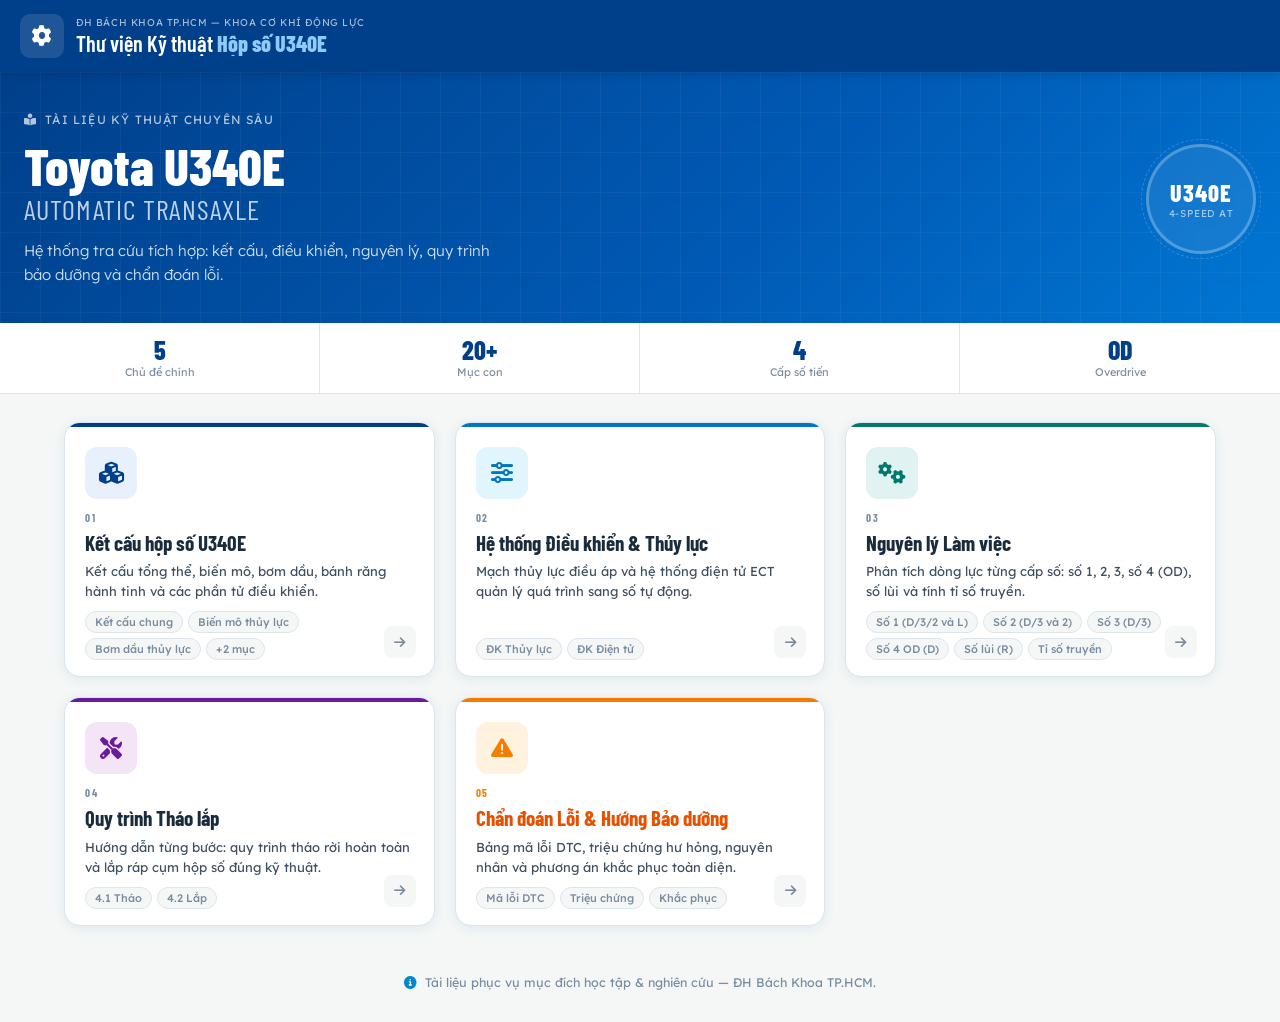
<file: index.html>
<!doctype html>
<html lang="vi">
  <head>
    <meta charset="UTF-8" />
    <meta name="viewport" content="width=device-width, initial-scale=1.0" />
    <title>Thư viện Kỹ thuật Hộp số U340E — ĐH Bách Khoa TP.HCM</title>
    <link rel="stylesheet" href="style.css" />
    <!-- Font Awesome 6 CDN -->
    <link
      rel="stylesheet"
      href="https://cdnjs.cloudflare.com/ajax/libs/font-awesome/6.5.0/css/all.min.css"
      crossorigin="anonymous"
    />
    <!-- Google Fonts: Barlow Condensed (display) + Lexend (body) -->
    <link rel="preconnect" href="https://fonts.googleapis.com" />
    <link rel="preconnect" href="https://fonts.gstatic.com" crossorigin />
    <link
      href="https://fonts.googleapis.com/css2?family=Barlow+Condensed:wght@400;600;700;800&family=Lexend:wght@300;400;500;600&display=swap"
      rel="stylesheet"
    />
  </head>
     <body>
    <!-- =====================================================
       SITE HEADER — Hiển thị ở mọi trang
  ===================================================== -->
    <header class="site-header" id="site-header">
      <div class="header-inner">
        <!-- Branding -->
        <div class="header-brand">
          <div class="header-logo">
            <i class="fa-solid fa-gear"></i>
          </div>
          <div class="header-titles">
            <span class="header-sup"
              >ĐH Bách Khoa TP.HCM — Khoa Cơ khí Động lực</span
            >
            <h1 class="header-main">
              Thư viện Kỹ thuật <strong>Hộp số U340E</strong>
            </h1>
          </div>
        </div>

        <!-- Nút quay lại (ẩn ở Home, hiện ở Detail) -->
        <button
          class="btn-back"
          id="btn-back"
          aria-label="Quay lại trang chủ"
          onclick="goHome()"
        >
          <i class="fa-solid fa-arrow-left"></i>
          <span>Trang chủ</span>
        </button>
      </div>

      <!-- Breadcrumb bar -->
      <div class="breadcrumb-bar" id="breadcrumb-bar">
        <nav class="breadcrumb" aria-label="Breadcrumb điều hướng">
          <button class="bc-item bc-home" onclick="goHome()">
            <i class="fa-solid fa-house"></i> Trang chủ
          </button>
          <span class="bc-sep"><i class="fa-solid fa-chevron-right"></i></span>
          <span class="bc-item bc-current" id="bc-current">—</span>
        </nav>
      </div>

      <!-- Sub-menu ngang (chỉ hiện trên mobile khi vào Detail) -->
      <nav
        class="mobile-submenu"
        id="mobile-submenu"
        aria-label="Mục lục ngang"
        role="tablist"
      >
        <!-- Render bởi JS -->
      </nav>
    </header>

    <!-- =====================================================
       VIEW 1 : HOME DASHBOARD
  ===================================================== -->
    <main class="view" id="view-home" data-view="home">
      <!-- Hero Banner -->
      <section class="hero-banner" aria-label="Giới thiệu">
        <div class="hero-content">
          <p class="hero-eyebrow">
            <i class="fa-solid fa-book-open-reader"></i>
            Tài liệu kỹ thuật chuyên sâu
          </p>
          <h2 class="hero-title">
            Toyota U340E
            <span>Automatic Transaxle</span>
          </h2>
          <p class="hero-desc">
            Hệ thống tra cứu tích hợp: kết cấu, điều khiển, nguyên lý, quy trình
            bảo dưỡng và chẩn đoán lỗi.
          </p>
        </div>
        <div class="hero-badge" aria-hidden="true">
          <div class="badge-ring">
            <span class="badge-code">U340E</span>
            <span class="badge-sub">4-Speed AT</span>
          </div>
        </div>
      </section>

      <!-- Quick-stats bar -->
      <div class="stats-bar" aria-label="Thống kê nhanh">
        <div class="stat-item">
          <span class="stat-val">5</span>
          <span class="stat-label">Chủ đề chính</span>
        </div>
        <div class="stat-item">
          <span class="stat-val">20+</span>
          <span class="stat-label">Mục con</span>
        </div>
        <div class="stat-item">
          <span class="stat-val">4</span>
          <span class="stat-label">Cấp số tiến</span>
        </div>
        <div class="stat-item">
          <span class="stat-val">OD</span>
          <span class="stat-label">Overdrive</span>
        </div>
      </div>

      <!-- ====================================================
         DASHBOARD CARDS GRID
    ==================================================== -->
      <section class="dashboard-grid" aria-label="Danh mục chính">
        <!-- ── Card 1 : Kết cấu hộp số ── -->
        <article
          class="dash-card"
          data-section="1"
          role="button"
          tabindex="0"
          aria-label="Kết cấu hộp số U340E"
          onclick="openSection(1)"
          onkeydown="keyActivate(event, 1)"
        >
          <div
            class="card-accent-bar"
            style="--bar-color: var(--primary)"
          ></div>
          <div class="card-icon-wrap" style="--icon-bg: #e8f0fb">
            <i class="fa-solid fa-cubes" style="color: var(--primary)"></i>
          </div>
          <div class="card-body">
            <span class="card-num">01</span>
            <h3 class="card-title">Kết cấu hộp số U340E</h3>
            <p class="card-desc">
              Kết cấu tổng thể, biến mô, bơm dầu, bánh răng hành tinh và các
              phần tử điều khiển.
            </p>
            <ul class="card-tags" aria-label="Mục con">
              <li>Kết cấu chung</li>
              <li>Biến mô thủy lực</li>
              <li>Bơm dầu thủy lực</li>
              <li>+2 mục</li>
            </ul>
          </div>
          <div class="card-arrow" aria-hidden="true">
            <i class="fa-solid fa-arrow-right"></i>
          </div>
        </article>

        <!-- ── Card 2 : Điều khiển & Thủy lực ── -->
        <article
          class="dash-card"
          data-section="2"
          role="button"
          tabindex="0"
          aria-label="Hệ thống điều khiển và thủy lực"
          onclick="openSection(2)"
          onkeydown="keyActivate(event, 2)"
        >
          <div class="card-accent-bar" style="--bar-color: #0277bd"></div>
          <div class="card-icon-wrap" style="--icon-bg: #e1f5fe">
            <i class="fa-solid fa-sliders" style="color: #0277bd"></i>
          </div>
          <div class="card-body">
            <span class="card-num">02</span>
            <h3 class="card-title">Hệ thống Điều khiển &amp; Thủy lực</h3>
            <p class="card-desc">
              Mạch thủy lực điều áp và hệ thống điện tử ECT quản lý quá trình
              sang số tự động.
            </p>
            <ul class="card-tags" aria-label="Mục con">
              <li>ĐK Thủy lực</li>
              <li>ĐK Điện tử</li>
            </ul>
          </div>
          <div class="card-arrow" aria-hidden="true">
            <i class="fa-solid fa-arrow-right"></i>
          </div>
        </article>

        <!-- ── Card 3 : Nguyên lý làm việc ── -->
        <article
          class="dash-card"
          data-section="3"
          role="button"
          tabindex="0"
          aria-label="Nguyên lý làm việc các cấp số"
          onclick="openSection(3)"
          onkeydown="keyActivate(event, 3)"
        >
          <div class="card-accent-bar" style="--bar-color: #00796b"></div>
          <div class="card-icon-wrap" style="--icon-bg: #e0f2f1">
            <i class="fa-solid fa-gears" style="color: #00796b"></i>
          </div>
          <div class="card-body">
            <span class="card-num">03</span>
            <h3 class="card-title">Nguyên lý Làm việc</h3>
            <p class="card-desc">
              Phân tích dòng lực từng cấp số: số 1, 2, 3, số 4 (OD), số lùi và
              tính tỉ số truyền.
            </p>
            <ul class="card-tags" aria-label="Mục con">
              <li>Số 1 (D/3/2 và L)</li>
              <li>Số 2 (D/3 và 2)</li>
              <li>Số 3 (D/3)</li>
              <li>Số 4 OD (D)</li>
              <li>Số lùi (R)</li>
              <li>Tỉ số truyền</li>
            </ul>
          </div>
          <div class="card-arrow" aria-hidden="true">
            <i class="fa-solid fa-arrow-right"></i>
          </div>
        </article>

        <!-- ── Card 4 : Quy trình tháo lắp ── -->
        <article
          class="dash-card"
          data-section="4"
          role="button"
          tabindex="0"
          aria-label="Quy trình tháo lắp và bảo dưỡng"
          onclick="openSection(4)"
          onkeydown="keyActivate(event, 4)"
        >
          <div class="card-accent-bar" style="--bar-color: #6a1b9a"></div>
          <div class="card-icon-wrap" style="--icon-bg: #f3e5f5">
            <i
              class="fa-solid fa-screwdriver-wrench"
              style="color: #6a1b9a"
            ></i>
          </div>
          <div class="card-body">
            <span class="card-num">04</span>
            <h3 class="card-title">Quy trình Tháo lắp</h3>
            <p class="card-desc">
              Hướng dẫn từng bước: quy trình tháo rời hoàn toàn và lắp ráp cụm
              hộp số đúng kỹ thuật.
            </p>
            <ul class="card-tags" aria-label="Mục con">
              <li>4.1 Tháo</li>
              <li>4.2 Lắp</li>
            </ul>
          </div>
          <div class="card-arrow" aria-hidden="true">
            <i class="fa-solid fa-arrow-right"></i>
          </div>
        </article>

        <!-- ── Card 5 : Chẩn đoán lỗi (ACCENT) ── -->
        <article
          class="dash-card dash-card--accent"
          data-section="5"
          role="button"
          tabindex="0"
          aria-label="Chẩn đoán lỗi và hướng bảo dưỡng"
          onclick="openSection(5)"
          onkeydown="keyActivate(event, 5)"
        >
          <div class="card-accent-bar" style="--bar-color: var(--accent)"></div>
          <div class="card-icon-wrap" style="--icon-bg: #fff3e0">
            <i
              class="fa-solid fa-triangle-exclamation"
              style="color: var(--accent)"
            ></i>
          </div>
          <div class="card-body">
            <span class="card-num">05</span>
            <h3 class="card-title">Chẩn đoán Lỗi &amp; Hướng Bảo dưỡng</h3>
            <p class="card-desc">
              Bảng mã lỗi DTC, triệu chứng hư hỏng, nguyên nhân và phương án
              khắc phục toàn diện.
            </p>
            <ul class="card-tags" aria-label="Mục con">
              <li>Mã lỗi DTC</li>
              <li>Triệu chứng</li>
              <li>Khắc phục</li>
            </ul>
          </div>
          <div class="card-arrow" aria-hidden="true">
            <i class="fa-solid fa-arrow-right"></i>
          </div>
        </article>
      </section>
      <!-- /.dashboard-grid -->

      <!-- Footer trang chủ -->
      <footer class="home-footer">
        <p>
          <i class="fa-solid fa-circle-info"></i>
          Tài liệu phục vụ mục đích học tập &amp; nghiên cứu — ĐH Bách Khoa
          TP.HCM.
        </p>
      </footer>
    </main>
    <!-- /#view-home -->

    <!-- =====================================================
       VIEW 2 : DETAIL PAGE (dùng chung cho 5 sections)
  ===================================================== -->
    <main class="view" id="view-detail" data-view="detail" aria-hidden="true">
      <div class="detail-layout">
        <!-- ── SIDEBAR (desktop) ── -->
        <aside class="detail-sidebar" id="detail-sidebar" aria-label="Mục lục">
          <div class="sidebar-header">
            <i class="fa-solid fa-list-ul"></i>
            <span>Mục lục</span>
          </div>
          <nav class="sidebar-nav" id="sidebar-nav" role="tablist">
            <!-- Render bởi JS theo section active -->
          </nav>
        </aside>

        <!-- ── CONTENT AREA ── -->
        <section
          class="detail-content"
          id="detail-content"
          role="tabpanel"
          aria-live="polite"
          tabindex="0"
        >
          <!-- Tiêu đề mục hiện tại -->
          <div class="content-header" id="content-header">
            <div class="content-icon-wrap" id="content-icon-wrap">
              <i class="fa-solid fa-file-lines"></i>
            </div>
            <div>
              <p class="content-section-label" id="content-section-label">
                Chủ đề
              </p>
              <h2 class="content-title" id="content-title">Tiêu đề mục</h2>
            </div>
          </div>

          <!-- ============================================================
             CONTENT BODY
             ► Nội dung được tải động từ thư mục sections/
               - sections/section-1.html  (Kết cấu hộp số)
               - sections/section-2.html  (Điều khiển & Thủy lực)
               - sections/section-3.html  (Nguyên lý làm việc)
               - sections/section-4.html  (Quy trình tháo lắp)
               - sections/section-5.html  (Chẩn đoán lỗi)
             ► KHÔNG chỉnh sửa ở đây — hãy mở file section tương ứng
        ============================================================ -->
          <div class="content-body" id="content-body">
            <!-- Trạng thái loading — hiển thị trong lúc fetch() chạy -->
            <div class="section-loading" id="section-loading">
              <div class="loading-spinner">
                <i class="fa-solid fa-gear fa-spin"></i>
              </div>
              <p>Đang tải nội dung…</p>
            </div>
          <!-- /#content-body -->

          <!-- Navigation Prev / Next giữa các sub-section -->
          <div class="content-nav-bar" id="content-nav-bar">
            <button
              class="btn-subnav"
              id="btn-prev"
              onclick="navigateSub(-1)"
              disabled
            >
              <i class="fa-solid fa-chevron-left"></i> Mục trước
            </button>
            <span class="subnav-indicator" id="subnav-indicator">1 / 1</span>
            <button class="btn-subnav" id="btn-next" onclick="navigateSub(1)">
              Mục tiếp <i class="fa-solid fa-chevron-right"></i>
            </button>
          </div>
        </section>
        <!-- /.detail-content -->
      </div>
      <!-- /.detail-layout -->
    </main>
    <!-- /#view-detail -->

    <!-- =====================================================
       TOAST NOTIFICATION
  ===================================================== -->
    <div class="toast" id="toast" role="status" aria-live="polite"></div>

    <script src="script.js"></script>
  </body>
</html>
</file>
<file: style.css>
/* =====================================================
   style.css — Thư viện Kỹ thuật Hộp số U340E
   ĐH Bách Khoa TP.HCM
   Tác giả: [Tên nhóm / Sinh viên]
===================================================== */

/* ─────────────────────────────────────────────────────
   1. CSS VARIABLES (Brand Colors & Design Tokens)
───────────────────────────────────────────────────── */
:root {
  /* Brand palette ĐH Bách Khoa */
  --primary: #003f8a; /* Header, nút chính, tiêu đề cấp 1 */
  --primary-dark: #002d66; /* Hover của primary */
  --primary-light: #e8f0fb; /* Nền nhẹ tông xanh */
  --secondary: #0088ce; /* Active, accent xanh nhạt */
  --secondary-bg: #e3f2fd; /* Nền sub-menu active */
  --accent: #f57c00; /* Cảnh báo / Chẩn đoán lỗi */
  --accent-light: #fff3e0; /* Nền nhẹ tông cam */
  --accent-dark: #e65100; /* Hover accent */

  /* Neutrals */
  --background: #f4f7f6; /* Nền trang chính */
  --surface: #ffffff; /* Nền card / panel */
  --border: #dee4ec; /* Đường viền nhẹ */
  --text-main: #1a2b3c; /* Văn bản chính */
  --text-body: #3d4f60; /* Văn bản phụ */
  --text-muted: #7a8ca0; /* Văn bản mờ */
  --text-light: #ffffff; /* Chữ trên nền xanh đậm */

  /* Layout */
  --header-h: 72px;
  --breadcrumb-h: 36px;
  --sidebar-w: 260px;
  --card-radius: 16px;
  --btn-radius: 8px;
  --content-max: 1200px;

  /* Shadows */
  --shadow-card: 0 2px 12px rgba(0, 63, 138, 0.09);
  --shadow-hover: 0 8px 28px rgba(0, 63, 138, 0.18);
  --shadow-header: 0 2px 10px rgba(0, 0, 0, 0.15);

  /* Transitions */
  --t-fast: 0.15s ease;
  --t-base: 0.25s ease;
  --t-slow: 0.4s cubic-bezier(0.22, 1, 0.36, 1);
}

/* ─────────────────────────────────────────────────────
   2. RESET & BASE
───────────────────────────────────────────────────── */
*,
*::before,
*::after {
  box-sizing: border-box;
  margin: 0;
  padding: 0;
}

html {
  scroll-behavior: smooth;
  font-size: 16px;
  -webkit-text-size-adjust: 100%;
}

body {
  font-family: "Lexend", sans-serif;
  background: var(--background);
  color: var(--text-main);
  min-height: 100vh;
  overflow-x: hidden;
  padding-top: var(--header-h); /* offset sticky header */
}

ul {
  list-style: none;
}
button {
  cursor: pointer;
  font-family: inherit;
}
a {
  color: inherit;
  text-decoration: none;
}

/* Focus ring accessible */
:focus-visible {
  outline: 3px solid var(--secondary);
  outline-offset: 2px;
  border-radius: 4px;
}

/* ─────────────────────────────────────────────────────
   3. SITE HEADER
───────────────────────────────────────────────────── */
.site-header {
  position: fixed;
  top: 0;
  left: 0;
  right: 0;
  z-index: 100;
  background: var(--primary);
  box-shadow: var(--shadow-header);
  transition: box-shadow var(--t-base);
}

/* ── 3a. Header inner row ── */
.header-inner {
  display: flex;
  align-items: center;
  justify-content: space-between;
  padding: 0 20px;
  height: var(--header-h);
  gap: 12px;
}

/* ── 3b. Branding ── */
.header-brand {
  display: flex;
  align-items: center;
  gap: 12px;
  min-width: 0;
}

.header-logo {
  width: 44px;
  height: 44px;
  background: rgba(255, 255, 255, 0.12);
  border-radius: 10px;
  display: flex;
  align-items: center;
  justify-content: center;
  flex-shrink: 0;
  color: var(--text-light);
  font-size: 20px;
}

/* Slow spin for the gear icon */
.fa-gear {
  animation: spin-slow 8s linear infinite;
}
@keyframes spin-slow {
  to {
    transform: rotate(360deg);
  }
}

.header-titles {
  display: flex;
  flex-direction: column;
  gap: 1px;
  min-width: 0;
}

.header-sup {
  font-family: "Lexend", sans-serif;
  font-size: 10px;
  font-weight: 400;
  letter-spacing: 0.06em;
  color: rgba(255, 255, 255, 0.65);
  text-transform: uppercase;
  white-space: nowrap;
  overflow: hidden;
  text-overflow: ellipsis;
}

.header-main {
  font-family: "Barlow Condensed", sans-serif;
  font-size: clamp(16px, 2.2vw, 22px);
  font-weight: 600;
  color: var(--text-light);
  white-space: nowrap;
  overflow: hidden;
  text-overflow: ellipsis;
}

.header-main strong {
  font-weight: 800;
  color: #90caf9;
}

/* ── 3c. Back button ── */
.btn-back {
  display: none; /* JS toggles to flex */
  align-items: center;
  gap: 8px;
  padding: 10px 18px;
  border: 1.5px solid rgba(255, 255, 255, 0.35);
  border-radius: var(--btn-radius);
  background: transparent;
  color: var(--text-light);
  font-size: 14px;
  font-weight: 500;
  transition:
    background var(--t-fast),
    border-color var(--t-fast);
  white-space: nowrap;
  min-height: 44px; /* touch-friendly */
}

.btn-back:active,
.btn-back:hover {
  background: rgba(255, 255, 255, 0.15);
  border-color: rgba(255, 255, 255, 0.6);
}

/* ── 3d. Breadcrumb bar ── */
.breadcrumb-bar {
  display: none; /* JS shows when in detail */
  background: var(--primary-dark);
  padding: 0 20px;
  height: var(--breadcrumb-h);
  align-items: center;
}

.breadcrumb {
  display: flex;
  align-items: center;
  gap: 6px;
  font-size: 12.5px;
}

.bc-item {
  color: rgba(255, 255, 255, 0.72);
  transition: color var(--t-fast);
}

.bc-home {
  background: none;
  border: none;
  cursor: pointer;
  font-size: inherit;
  font-family: inherit;
  display: flex;
  align-items: center;
  gap: 5px;
}

.bc-home:hover {
  color: #fff;
}

.bc-sep {
  color: rgba(255, 255, 255, 0.35);
  font-size: 10px;
}

.bc-current {
  color: #90caf9;
  font-weight: 500;
}

/* ── 3e. Mobile horizontal sub-menu ── */
.mobile-submenu {
  display: none; /* JS toggles; visible on mobile in detail view */
  overflow-x: auto;
  overflow-y: hidden;
  -webkit-overflow-scrolling: touch;
  white-space: nowrap;
  padding: 8px 12px;
  gap: 8px;
  background: var(--primary-dark);
  border-top: 1px solid rgba(255, 255, 255, 0.1);
  scrollbar-width: none; /* Firefox */
}

.mobile-submenu::-webkit-scrollbar {
  display: none;
}

.mobile-sub-btn {
  display: inline-flex;
  align-items: center;
  gap: 6px;
  padding: 8px 16px;
  background: rgba(255, 255, 255, 0.1);
  border: 1px solid rgba(255, 255, 255, 0.15);
  border-radius: 20px;
  color: rgba(255, 255, 255, 0.8);
  font-size: 13px;
  font-family: inherit;
  cursor: pointer;
  transition:
    background var(--t-fast),
    color var(--t-fast);
  min-height: 36px;
  white-space: nowrap;
  vertical-align: middle;
}

.mobile-sub-btn.active {
  background: var(--secondary-bg);
  color: var(--primary);
  border-color: var(--secondary);
  font-weight: 600;
}

.mobile-sub-btn:active {
  transform: scale(0.97);
  transition: transform var(--t-fast);
}

/* ─────────────────────────────────────────────────────
   4. VIEW SYSTEM (SPA transitions)
───────────────────────────────────────────────────── */
.view {
  display: none;
  opacity: 0;
  transform: translateX(24px);
  transition:
    opacity var(--t-slow),
    transform var(--t-slow);
  min-height: calc(100vh - var(--header-h));
}

.view.is-active {
  display: block;
  opacity: 1;
  transform: translateX(0);
}

/* When breadcrumb is visible, push content down */
body.in-detail .view {
  padding-top: 0;
}

/* ─────────────────────────────────────────────────────
   5. HOME DASHBOARD
───────────────────────────────────────────────────── */

/* ── 5a. Hero Banner ── */
.hero-banner {
  background: linear-gradient(
    135deg,
    var(--primary) 0%,
    #005ab5 60%,
    #0077d4 100%
  );
  color: var(--text-light);
  padding: 40px 24px 36px;
  display: flex;
  align-items: center;
  justify-content: space-between;
  gap: 24px;
  position: relative;
  overflow: hidden;
}

/* Decorative background grid */
.hero-banner::before {
  content: "";
  position: absolute;
  inset: 0;
  background-image:
    linear-gradient(rgba(255, 255, 255, 0.04) 1px, transparent 1px),
    linear-gradient(90deg, rgba(255, 255, 255, 0.04) 1px, transparent 1px);
  background-size: 40px 40px;
  pointer-events: none;
}

.hero-content {
  position: relative;
  z-index: 1;
  max-width: 620px;
}

.hero-eyebrow {
  font-size: 12px;
  font-weight: 400;
  letter-spacing: 0.1em;
  text-transform: uppercase;
  color: rgba(255, 255, 255, 0.7);
  margin-bottom: 10px;
  display: flex;
  align-items: center;
  gap: 8px;
}

.hero-title {
  font-family: "Barlow Condensed", sans-serif;
  font-size: clamp(32px, 5vw, 52px);
  font-weight: 800;
  line-height: 1.1;
  margin-bottom: 14px;
}

.hero-title span {
  display: block;
  font-size: clamp(18px, 3vw, 28px);
  font-weight: 400;
  color: rgba(255, 255, 255, 0.75);
  letter-spacing: 0.04em;
  text-transform: uppercase;
}

.hero-desc {
  font-size: 15px;
  font-weight: 300;
  color: rgba(255, 255, 255, 0.82);
  line-height: 1.6;
  max-width: 480px;
}

/* Hero badge (decorative) */
.hero-badge {
  flex-shrink: 0;
  position: relative;
  z-index: 1;
}

.badge-ring {
  width: 110px;
  height: 110px;
  border: 3px solid rgba(255, 255, 255, 0.25);
  border-radius: 50%;
  display: flex;
  flex-direction: column;
  align-items: center;
  justify-content: center;
  background: rgba(255, 255, 255, 0.08);
  backdrop-filter: blur(4px);
  position: relative;
}

.badge-ring::before {
  content: "";
  position: absolute;
  inset: -8px;
  border-radius: 50%;
  border: 1px dashed rgba(255, 255, 255, 0.2);
  animation: rotate 20s linear infinite;
}

@keyframes rotate {
  to {
    transform: rotate(360deg);
  }
}

.badge-code {
  font-family: "Barlow Condensed", sans-serif;
  font-size: 24px;
  font-weight: 800;
  color: #fff;
  letter-spacing: 0.05em;
}

.badge-sub {
  font-size: 10px;
  color: rgba(255, 255, 255, 0.6);
  letter-spacing: 0.08em;
  text-transform: uppercase;
}

/* ── 5b. Stats bar ── */
.stats-bar {
  display: grid;
  grid-template-columns: repeat(4, 1fr);
  background: var(--surface);
  border-bottom: 1px solid var(--border);
}

.stat-item {
  padding: 14px 16px;
  display: flex;
  flex-direction: column;
  align-items: center;
  gap: 2px;
  border-right: 1px solid var(--border);
}

.stat-item:last-child {
  border-right: none;
}

.stat-val {
  font-family: "Barlow Condensed", sans-serif;
  font-size: 26px;
  font-weight: 800;
  color: var(--primary);
  line-height: 1;
}

.stat-label {
  font-size: 11px;
  color: var(--text-muted);
  text-align: center;
  font-weight: 400;
}

/* ── 5c. Dashboard Grid ── */
.dashboard-grid {
  display: grid;
  grid-template-columns: repeat(3, 1fr);
  gap: 20px;
  padding: 28px 24px;
  max-width: var(--content-max);
  margin: 0 auto;
}

/* Last 2 cards: span for even layout when 5 cards */
.dashboard-grid .dash-card:nth-child(4),
.dashboard-grid .dash-card:nth-child(5) {
  /* On 3-col: 4th and 5th naturally go to row 2 */
}

/* ── 5d. Dash Card ── */
.dash-card {
  background: var(--surface);
  border-radius: var(--card-radius);
  box-shadow: var(--shadow-card);
  border: 1.5px solid var(--border);
  display: flex;
  flex-direction: column;
  gap: 0;
  position: relative;
  overflow: hidden;
  cursor: pointer;
  transition:
    transform var(--t-base),
    box-shadow var(--t-base),
    border-color var(--t-base);
  -webkit-tap-highlight-color: transparent;
  min-height: 200px;
}

.dash-card:hover {
  box-shadow: var(--shadow-hover);
  border-color: var(--secondary);
  transform: translateY(-3px);
}

.dash-card:active {
  transform: scale(0.97) translateY(0);
  transition: transform 0.15s ease;
}

/* Accent bar (top border indicator) */
.card-accent-bar {
  height: 4px;
  background: var(--bar-color, var(--primary));
  width: 100%;
  flex-shrink: 0;
}

/* Icon wrapper */
.card-icon-wrap {
  width: 52px;
  height: 52px;
  border-radius: 12px;
  background: var(--icon-bg, var(--primary-light));
  display: flex;
  align-items: center;
  justify-content: center;
  font-size: 22px;
  margin: 20px 20px 0;
  flex-shrink: 0;
  transition: transform var(--t-base);
}

.dash-card:hover .card-icon-wrap {
  transform: scale(1.08) rotate(-3deg);
}

/* Card body */
.card-body {
  flex: 1;
  padding: 12px 20px 16px;
  display: flex;
  flex-direction: column;
  gap: 6px;
}

.card-num {
  font-family: "Barlow Condensed", sans-serif;
  font-size: 11px;
  font-weight: 700;
  letter-spacing: 0.15em;
  color: var(--text-muted);
  text-transform: uppercase;
}

.card-title {
  font-family: "Barlow Condensed", sans-serif;
  font-size: clamp(17px, 2vw, 21px);
  font-weight: 700;
  color: var(--text-main);
  line-height: 1.2;
}

.card-desc {
  font-size: 13px;
  color: var(--text-body);
  line-height: 1.55;
  flex: 1;
}

.card-tags {
  display: flex;
  flex-wrap: wrap;
  gap: 5px;
  margin-top: 4px;
}

.card-tags li {
  font-size: 11px;
  padding: 3px 9px;
  background: var(--background);
  border: 1px solid var(--border);
  border-radius: 20px;
  color: var(--text-muted);
  font-weight: 500;
  transition:
    background var(--t-fast),
    color var(--t-fast);
}

.dash-card:hover .card-tags li {
  background: var(--primary-light);
  color: var(--primary);
  border-color: #c5d9f5;
}

/* Arrow button */
.card-arrow {
  position: absolute;
  bottom: 18px;
  right: 18px;
  width: 32px;
  height: 32px;
  border-radius: 8px;
  background: var(--background);
  display: flex;
  align-items: center;
  justify-content: center;
  font-size: 13px;
  color: var(--text-muted);
  transition:
    background var(--t-base),
    color var(--t-base),
    transform var(--t-base);
}

.dash-card:hover .card-arrow {
  background: var(--primary);
  color: #fff;
  transform: translateX(3px);
}

/* ── Card 5 Accent variant ── */
.dash-card--accent .card-num {
  color: var(--accent);
}
.dash-card--accent .card-title {
  color: var(--accent-dark);
}
.dash-card--accent:hover {
  border-color: var(--accent);
}
.dash-card--accent:hover .card-arrow {
  background: var(--accent);
}
.dash-card--accent:hover .card-tags li {
  background: var(--accent-light);
  color: var(--accent-dark);
  border-color: #ffcc80;
}

/* ── 5e. Home footer ── */
.home-footer {
  text-align: center;
  padding: 20px 24px 32px;
  font-size: 12.5px;
  color: var(--text-muted);
}

.home-footer i {
  color: var(--secondary);
  margin-right: 4px;
}

/* ─────────────────────────────────────────────────────
   6. DETAIL PAGE LAYOUT
───────────────────────────────────────────────────── */
.detail-layout {
  display: grid;
  grid-template-columns: var(--sidebar-w) 1fr;
  min-height: calc(100vh - var(--header-h));
  align-items: start;
}

/* ── 6a. Sidebar (desktop) ── */
.detail-sidebar {
  position: sticky;
  top: var(--header-h);
  height: calc(100vh - var(--header-h));
  overflow-y: auto;
  overflow-x: hidden;
  background: var(--surface);
  border-right: 1px solid var(--border);
  display: flex;
  flex-direction: column;
  scrollbar-width: thin;
  scrollbar-color: var(--border) transparent;
  -webkit-overflow-scrolling: touch;
}

.detail-sidebar::-webkit-scrollbar {
  width: 4px;
}
.detail-sidebar::-webkit-scrollbar-thumb {
  background: var(--border);
  border-radius: 4px;
}

.sidebar-header {
  padding: 18px 20px 14px;
  font-family: "Barlow Condensed", sans-serif;
  font-size: 13px;
  font-weight: 700;
  letter-spacing: 0.1em;
  text-transform: uppercase;
  color: var(--text-muted);
  border-bottom: 1px solid var(--border);
  display: flex;
  align-items: center;
  gap: 8px;
  flex-shrink: 0;
}

.sidebar-nav {
  padding: 10px 10px 20px;
  display: flex;
  flex-direction: column;
  gap: 3px;
}

/* Sidebar nav button */
.sidebar-btn {
  display: flex;
  align-items: center;
  gap: 10px;
  padding: 11px 14px;
  border-radius: var(--btn-radius);
  background: none;
  border: 1.5px solid transparent;
  color: var(--text-body);
  font-size: 13.5px;
  font-family: inherit;
  font-weight: 400;
  cursor: pointer;
  transition:
    background var(--t-fast),
    color var(--t-fast),
    border-color var(--t-fast);
  text-align: left;
  min-height: 48px; /* touch-friendly */
  width: 100%;
  position: relative;
}

.sidebar-btn .sub-num {
  font-family: "Barlow Condensed", sans-serif;
  font-size: 12px;
  font-weight: 700;
  color: var(--text-muted);
  min-width: 28px;
  flex-shrink: 0;
  transition: color var(--t-fast);
}

.sidebar-btn .sub-label {
  flex: 1;
  line-height: 1.35;
}

.sidebar-btn:hover {
  background: var(--secondary-bg);
  color: var(--primary);
}

.sidebar-btn:hover .sub-num {
  color: var(--secondary);
}

.sidebar-btn.active {
  background: var(--primary-light);
  color: var(--primary);
  border-color: #c5d9f5;
  font-weight: 600;
}

.sidebar-btn.active .sub-num {
  color: var(--primary);
}

.sidebar-btn.active::before {
  content: "";
  position: absolute;
  left: 0;
  top: 50%;
  transform: translateY(-50%);
  width: 3px;
  height: 60%;
  background: var(--primary);
  border-radius: 0 3px 3px 0;
}

/* Accent section sidebar */
.sidebar-btn.accent-btn.active {
  background: var(--accent-light);
  color: var(--accent-dark);
  border-color: #ffcc80;
}

.sidebar-btn.accent-btn.active::before {
  background: var(--accent);
}

.sidebar-btn:active {
  transform: scale(0.97);
}

/* ── 6b. Detail Content Area ── */
.detail-content {
  padding: 28px 32px 48px;
  overflow-y: auto;
  -webkit-overflow-scrolling: touch;
  min-height: calc(100vh - var(--header-h));
}

/* Content header (icon + title) */
.content-header {
  display: flex;
  align-items: center;
  gap: 16px;
  margin-bottom: 28px;
  padding-bottom: 20px;
  border-bottom: 2px solid var(--border);
}

.content-icon-wrap {
  width: 56px;
  height: 56px;
  border-radius: 14px;
  background: var(--primary-light);
  display: flex;
  align-items: center;
  justify-content: center;
  font-size: 24px;
  color: var(--primary);
  flex-shrink: 0;
}

.content-section-label {
  font-size: 11px;
  font-weight: 600;
  letter-spacing: 0.12em;
  text-transform: uppercase;
  color: var(--secondary);
  margin-bottom: 4px;
}

.content-title {
  font-family: "Barlow Condensed", sans-serif;
  font-size: clamp(22px, 3vw, 30px);
  font-weight: 700;
  color: var(--text-main);
  line-height: 1.15;
}

/* ─────────────────────────────────────────────────────
   7. SUB-PANELS (Content placeholder blocks)
───────────────────────────────────────────────────── */
.content-body {
  position: relative;
}

/* Each sub-panel: hidden by default, JS shows active one */
.sub-panel {
  display: none;
  animation: fadeSlideIn var(--t-slow) both;
}

.sub-panel.is-active {
  display: block;
}

@keyframes fadeSlideIn {
  from {
    opacity: 0;
    transform: translateY(12px);
  }
  to {
    opacity: 1;
    transform: translateY(0);
  }
}

/* Placeholder block (remove when inserting real content) */
.placeholder-block {
  background: var(--surface);
  border: 2px dashed var(--border);
  border-radius: var(--card-radius);
  padding: 40px 32px;
  text-align: center;
  display: flex;
  flex-direction: column;
  align-items: center;
  gap: 14px;
}

.placeholder-block h4 {
  font-family: "Barlow Condensed", sans-serif;
  font-size: 20px;
  font-weight: 700;
  color: var(--text-main);
}

.placeholder-icon {
  font-size: 40px;
  color: var(--border);
  margin-bottom: 4px;
}

.placeholder-hint {
  font-size: 13px;
  color: var(--text-muted);
  font-style: italic;
  background: var(--background);
  padding: 10px 18px;
  border-radius: 8px;
  border: 1px solid var(--border);
  max-width: 480px;
  line-height: 1.6;
}

/* Skeleton shimmer lines */
.placeholder-skeleton {
  display: flex;
  flex-direction: column;
  gap: 10px;
  width: 100%;
  max-width: 500px;
  margin-top: 8px;
}

.skel {
  height: 14px;
  background: linear-gradient(90deg, #e8edf3 25%, #f4f7f6 50%, #e8edf3 75%);
  background-size: 200% 100%;
  border-radius: 7px;
  animation: shimmer 1.6s ease-in-out infinite;
}

@keyframes shimmer {
  0% {
    background-position: 200% 0;
  }
  100% {
    background-position: -200% 0;
  }
}

.skel-wide {
  width: 100%;
}
.skel-mid {
  width: 72%;
}
.skel-short {
  width: 48%;
}

/* Accent variant (Section 5) */
.sub-panel--accent .placeholder-block {
  border-color: #ffcc80;
  background: #fffbf6;
}

.placeholder-block--accent h4 {
  color: var(--accent-dark);
}

.placeholder-block--accent .placeholder-hint {
  background: var(--accent-light);
  border-color: #ffe0b2;
}

/* ─────────────────────────────────────────────────────
   7b. CONTENT TABLE
───────────────────────────────────────────────────── */
.table-responsive {
  overflow-x: auto;
  margin: 24px 0;
}

.content-table {
  width: 100%;
  border-collapse: collapse;
  table-layout: fixed;
  font-size: 14px;
  color: var(--text-main);
}

.content-table caption {
  font-weight: 600;
  font-size: 14px;
  margin-bottom: 10px;
  text-align: center;
  color: var(--text-main);
  caption-side: top;
}

.content-table th,
.content-table td {
  border: 1px solid #000;
  padding: 10px 12px;
  vertical-align: top;
  line-height: 1.6;
}

.content-table thead th {
  font-weight: 600;
  text-align: left;
  background: var(--primary-light);
  color: var(--primary);
}

/* ─────────────────────────────────────────────────────
   8. CONTENT NAV BAR (Prev / Next)
───────────────────────────────────────────────────── */
.content-nav-bar {
  display: flex;
  align-items: center;
  justify-content: space-between;
  margin-top: 36px;
  padding-top: 20px;
  border-top: 1px solid var(--border);
  gap: 12px;
}

.btn-subnav {
  display: flex;
  align-items: center;
  gap: 8px;
  padding: 11px 20px;
  background: var(--surface);
  border: 1.5px solid var(--border);
  border-radius: var(--btn-radius);
  color: var(--text-body);
  font-size: 14px;
  font-family: inherit;
  font-weight: 500;
  min-height: 48px; /* touch-friendly */
  transition:
    background var(--t-fast),
    border-color var(--t-fast),
    color var(--t-fast),
    transform var(--t-fast);
}

.btn-subnav:hover:not(:disabled) {
  background: var(--primary);
  color: #fff;
  border-color: var(--primary);
}

.btn-subnav:active:not(:disabled) {
  transform: scale(0.96);
}

.btn-subnav:disabled {
  opacity: 0.35;
  cursor: not-allowed;
}

.subnav-indicator {
  font-family: "Barlow Condensed", sans-serif;
  font-size: 15px;
  font-weight: 600;
  color: var(--text-muted);
  letter-spacing: 0.08em;
}

/* ─────────────────────────────────────────────────────
   9. TOAST NOTIFICATION
───────────────────────────────────────────────────── */
.toast {
  position: fixed;
  bottom: 24px;
  left: 50%;
  transform: translateX(-50%) translateY(20px);
  background: #1a2b3c;
  color: #fff;
  padding: 12px 24px;
  border-radius: 40px;
  font-size: 13.5px;
  font-weight: 500;
  opacity: 0;
  pointer-events: none;
  transition:
    opacity 0.25s ease,
    transform 0.25s ease;
  z-index: 999;
  white-space: nowrap;
  box-shadow: 0 4px 20px rgba(0, 0, 0, 0.25);
}

.toast.show {
  opacity: 1;
  transform: translateX(-50%) translateY(0);
}

/* ─────────────────────────────────────────────────────
   10. BODY STATE CLASSES (controlled by JS)
───────────────────────────────────────────────────── */

/* When in detail: adjust body padding for breadcrumb */
body.in-detail {
  padding-top: calc(var(--header-h) + var(--breadcrumb-h));
}

/* ─────────────────────────────────────────────────────
   11. RESPONSIVE — Tablet (≤ 900px)
───────────────────────────────────────────────────── */
@media (max-width: 900px) {
  .dashboard-grid {
    grid-template-columns: repeat(2, 1fr);
    padding: 20px 16px;
    gap: 14px;
  }

  /* 5th card spans full width */
  .dashboard-grid .dash-card:nth-child(5) {
    grid-column: 1 / -1;
  }

  .detail-layout {
    grid-template-columns: 1fr;
  }

  /* Hide desktop sidebar on tablet/mobile */
  .detail-sidebar {
    display: none;
  }

  /* Show mobile submenu instead */
  body.in-detail .mobile-submenu {
    display: flex;
  }

  /* Detail content: full width, no left padding for sidebar */
  .detail-content {
    padding: 24px 18px 40px;
  }

  /* Adjust padding for mobile sub-menu height */
  body.in-detail {
    padding-top: calc(var(--header-h) + var(--breadcrumb-h) + 56px);
  }
}

/* ─────────────────────────────────────────────────────
   12. RESPONSIVE — Mobile (≤ 560px)
───────────────────────────────────────────────────── */
@media (max-width: 560px) {
  :root {
    --header-h: 64px;
  }

  .dashboard-grid {
    grid-template-columns: 1fr;
    padding: 16px 14px;
  }

  /* All cards single column on mobile */
  .dashboard-grid .dash-card:nth-child(5) {
    grid-column: auto;
  }

  .header-sup {
    display: none;
  }

  .hero-banner {
    flex-direction: column;
    align-items: flex-start;
    padding: 28px 18px 24px;
  }

  .hero-badge {
    align-self: center;
  }

  .stats-bar {
    grid-template-columns: repeat(2, 1fr);
  }

  .stat-item:nth-child(2) {
    border-right: none;
  }
  .stat-item:nth-child(3) {
    border-top: 1px solid var(--border);
  }
  .stat-item:nth-child(4) {
    border-top: 1px solid var(--border);
  }

  .content-nav-bar {
    flex-wrap: wrap;
    justify-content: center;
  }

  .btn-back span {
    display: none;
  }
  .btn-back {
    padding: 10px 14px;
  }

  .detail-content {
    padding: 20px 14px 36px;
  }

  .placeholder-block {
    padding: 28px 18px;
  }
}

/* ─────────────────────────────────────────────────────
   13. PRINT STYLES (optional)
───────────────────────────────────────────────────── */
@media print {
  .site-header,
  .btn-back,
  .detail-sidebar,
  .mobile-submenu,
  .breadcrumb-bar,
  .content-nav-bar,
  .toast {
    display: none !important;
  }

  body {
    padding-top: 0;
    background: #fff;
    color: #000;
  }

  .view {
    display: block !important;
    opacity: 1;
    transform: none;
  }

  .sub-panel {
    display: block !important;
  }

  .placeholder-block {
    border: 1px solid #ccc;
    break-inside: avoid;
  }
}
</file>
